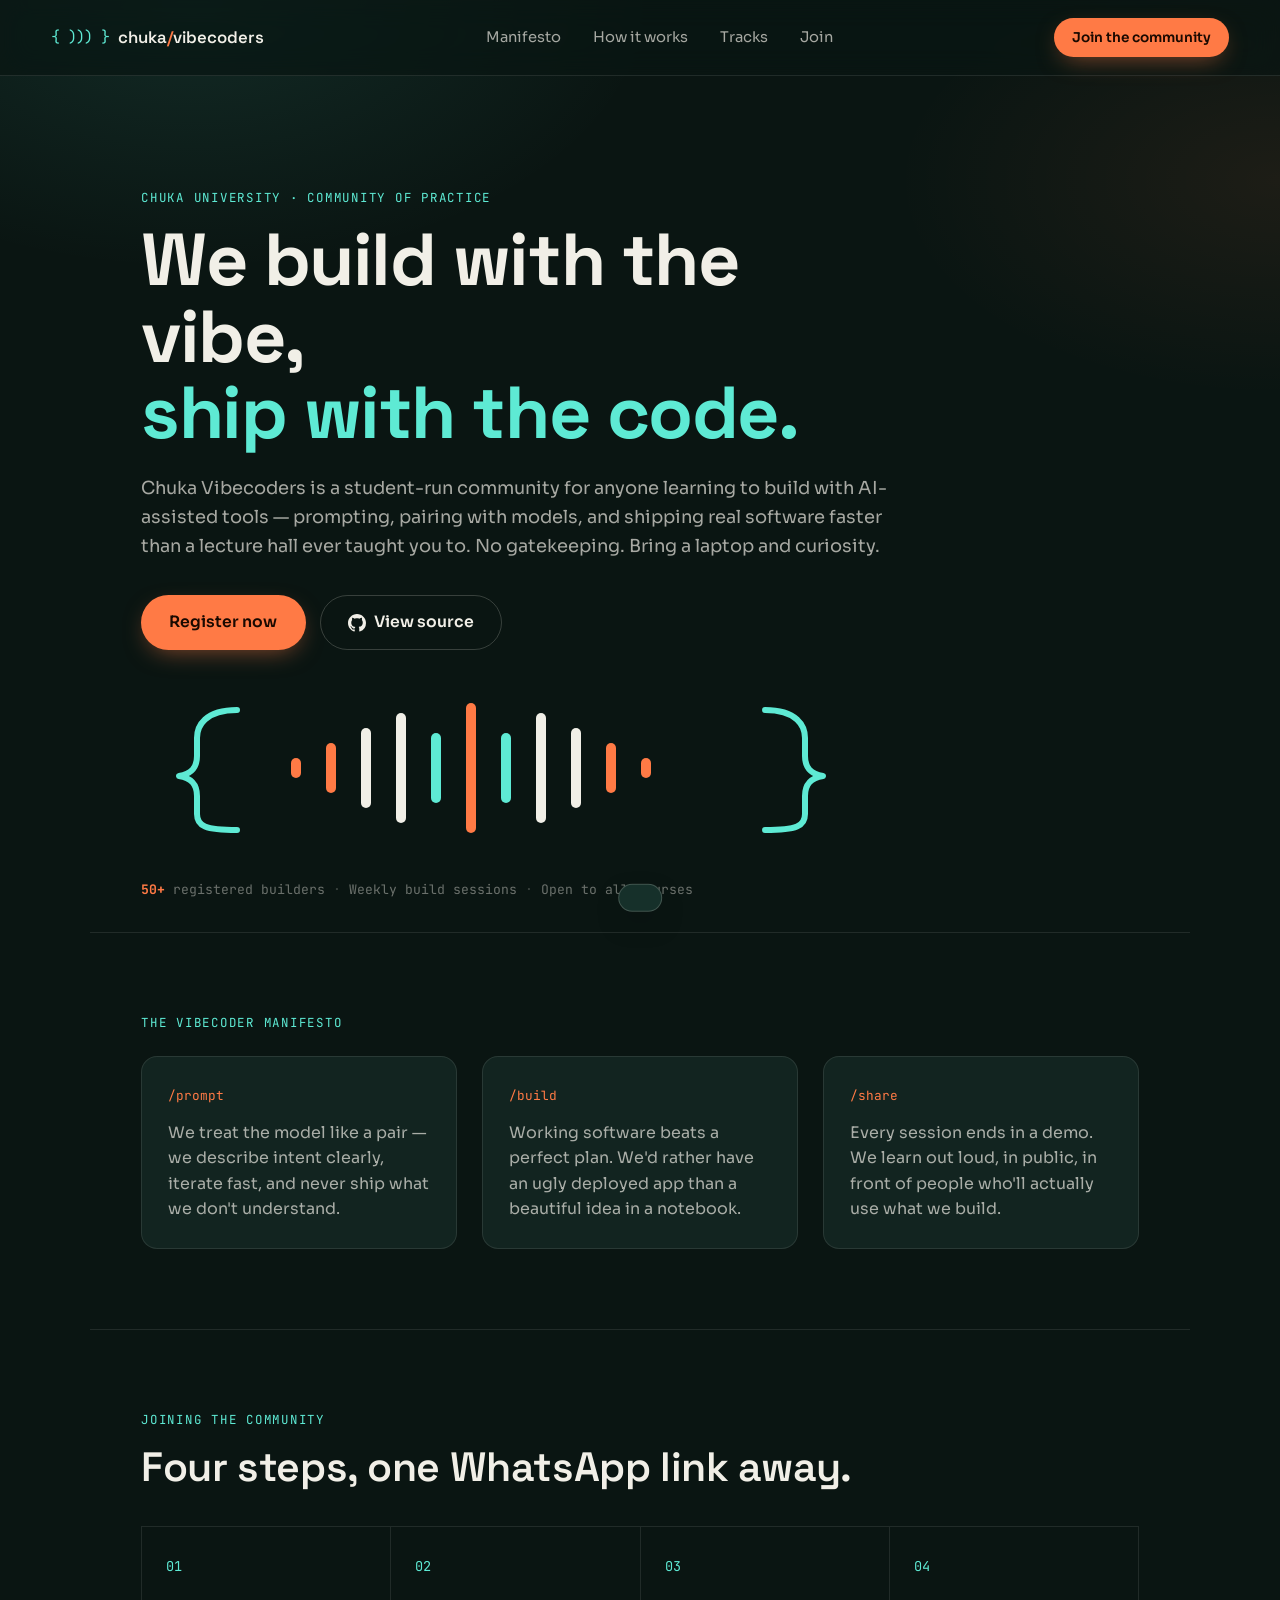
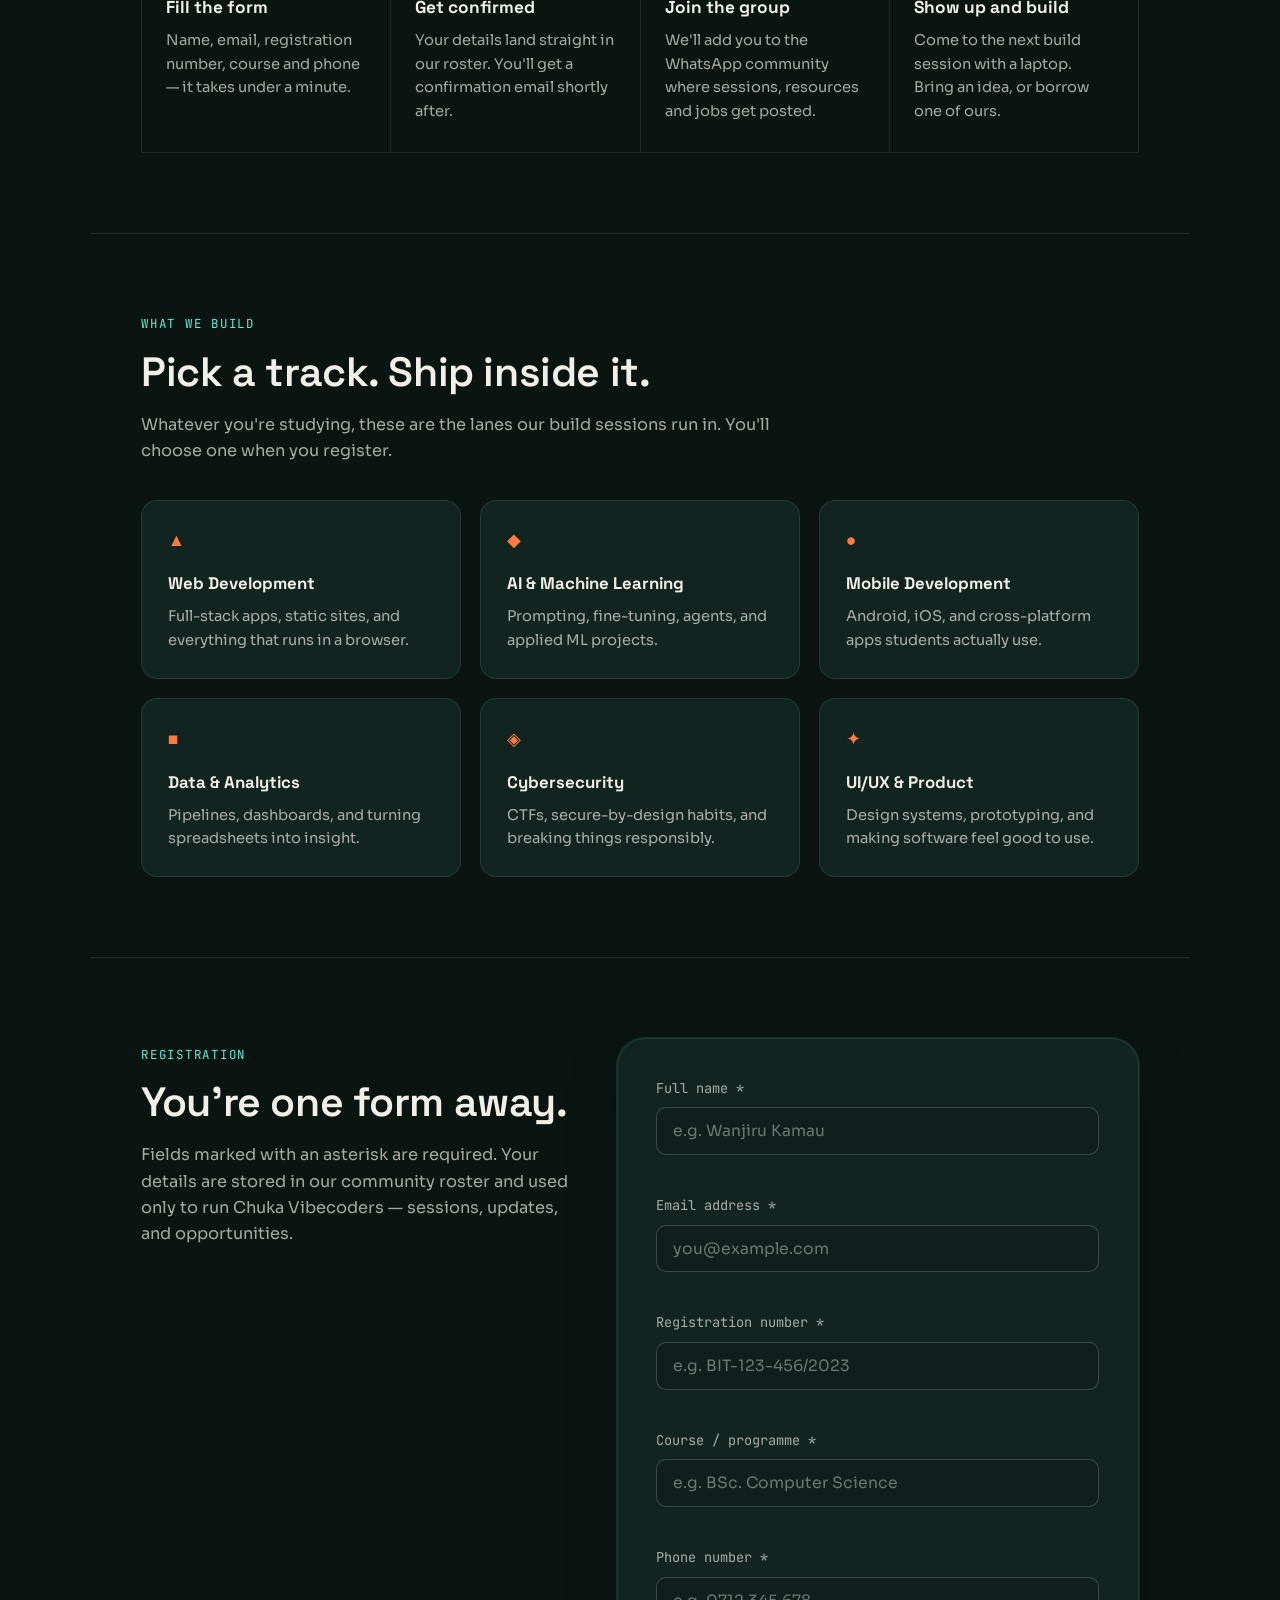
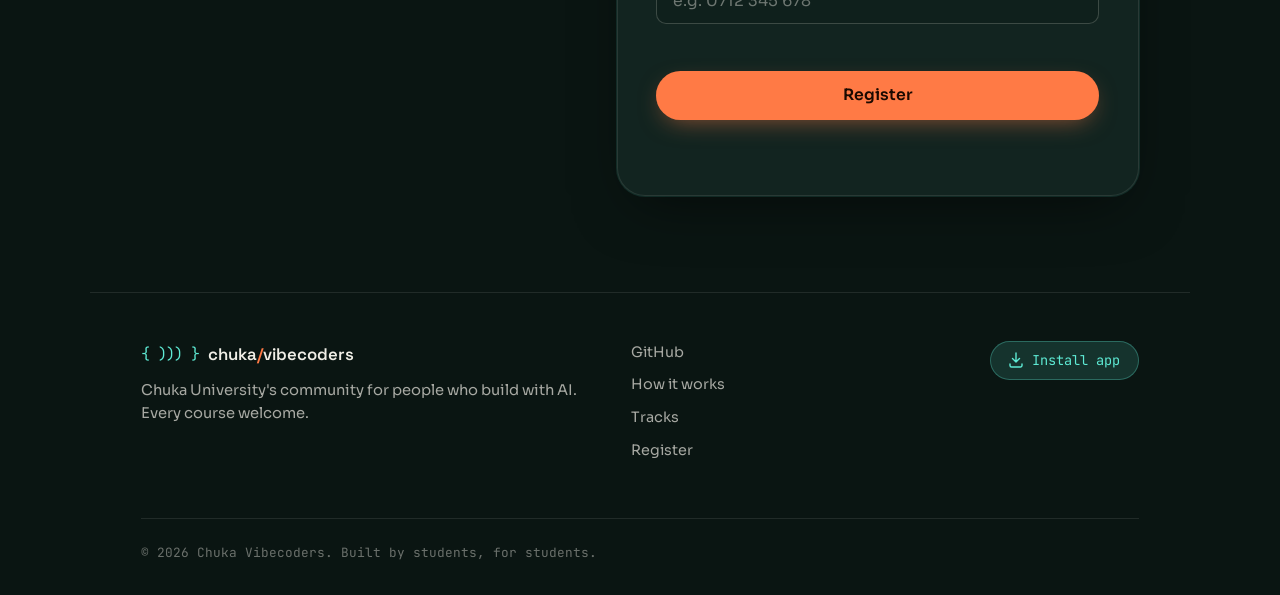
<file: index.html>
<!doctype html>
<html lang="en">
<head>
<meta charset="UTF-8" />
<meta name="viewport" content="width=device-width, initial-scale=1, viewport-fit=cover" />
<title>Chuka Vibecoders — build with the vibe, ship with the code</title>
<meta name="description" content="Chuka Vibecoders is Chuka University's community for AI-assisted builders. Join sessions, ship projects, and learn to code with the vibe." />
<meta name="theme-color" content="#0A1512" />

<link rel="manifest" href="manifest.json" />
<link rel="icon" href="icons/favicon-32.png" sizes="32x32" type="image/png" />
<link rel="icon" href="icons/favicon-16.png" sizes="16x16" type="image/png" />
<link rel="apple-touch-icon" href="icons/apple-touch-icon.png" />

<link rel="preconnect" href="https://fonts.googleapis.com" />
<link rel="preconnect" href="https://fonts.gstatic.com" crossorigin />
<link href="https://fonts.googleapis.com/css2?family=Space+Grotesk:wght@400;500;600;700&family=Sora:wght@400;500;600&family=JetBrains+Mono:wght@400;500;600&display=swap" rel="stylesheet" />

<link rel="stylesheet" href="styles.css" />
</head>
<body>

<!-- ===== background wash ===== -->
<div class="bg-wash" aria-hidden="true"></div>

<!-- ===== nav ===== -->
<header class="nav" id="nav">
  <a href="#top" class="brand">
    <span class="brand-mark" aria-hidden="true">{&nbsp;)))&nbsp;}</span>
    <span class="brand-text">chuka<span class="accent">/</span>vibecoders</span>
  </a>
  <nav class="nav-links">
    <a href="#manifesto">Manifesto</a>
    <a href="#how">How it works</a>
    <a href="#tracks">Tracks</a>
    <a href="#join">Join</a>
  </nav>
  <a href="#join" class="btn btn-small btn-primary nav-cta">Join the community</a>
</header>

<main id="top">

  <!-- ===== hero ===== -->
  <section class="hero">
    <p class="eyebrow">Chuka University &middot; community of practice</p>
    <h1 class="hero-title">
      We build with the vibe,<br />
      <span class="ink">ship with the code.</span>
    </h1>
    <p class="hero-sub">
      Chuka Vibecoders is a student-run community for anyone learning to build with AI-assisted
      tools &mdash; prompting, pairing with models, and shipping real software faster than a
      lecture hall ever taught you to. No gatekeeping. Bring a laptop and curiosity.
    </p>

    <div class="hero-actions">
      <a href="#join" class="btn btn-primary btn-large">Register now</a>
      <a href="https://github.com/" target="_blank" rel="noopener" class="btn btn-ghost btn-large" id="github-link">
        <svg width="18" height="18" viewBox="0 0 16 16" fill="currentColor" aria-hidden="true"><path d="M8 0C3.58 0 0 3.58 0 8c0 3.54 2.29 6.53 5.47 7.59.4.07.55-.17.55-.38 0-.19-.01-.82-.01-1.49-2.01.37-2.53-.49-2.69-.94-.09-.23-.48-.94-.82-1.13-.28-.15-.68-.52-.01-.53.63-.01 1.08.58 1.23.82.72 1.21 1.87.87 2.33.66.07-.52.28-.87.51-1.07-1.78-.2-3.64-.89-3.64-3.95 0-.87.31-1.59.82-2.15-.08-.2-.36-1.02.08-2.12 0 0 .67-.21 2.2.82.64-.18 1.32-.27 2-.27.68 0 1.36.09 2 .27 1.53-1.04 2.2-.82 2.2-.82.44 1.1.16 1.92.08 2.12.51.56.82 1.27.82 2.15 0 3.07-1.87 3.75-3.65 3.95.29.25.54.73.54 1.48 0 1.07-.01 1.93-.01 2.2 0 .21.15.46.55.38A8.01 8.01 0 0 0 16 8c0-4.42-3.58-8-8-8Z"/></svg>
        View source
      </a>
    </div>

    <div class="hero-signature" id="signature" aria-hidden="true">
      <svg viewBox="0 0 720 140" xmlns="http://www.w3.org/2000/svg" role="presentation">
        <path class="sig-bracket" d="M96 12 C64 12 56 28 56 40 L56 58 C56 70 50 76 38 78 C50 80 56 86 56 98 L56 116 C56 128 64 132 96 132" fill="none" stroke="var(--teal)" stroke-width="6" stroke-linecap="round" stroke-linejoin="round"/>
        <path class="sig-bracket" d="M624 12 C656 12 664 28 664 40 L664 58 C664 70 670 76 682 78 C670 80 664 86 664 98 L664 116 C664 128 656 132 624 132" fill="none" stroke="var(--teal)" stroke-width="6" stroke-linecap="round" stroke-linejoin="round"/>
        <g class="sig-bars">
          <rect x="150" y="60" width="10" height="20" rx="5" fill="var(--orange)" style="--d:0"/>
          <rect x="185" y="45" width="10" height="50" rx="5" fill="var(--orange)" style="--d:1"/>
          <rect x="220" y="30" width="10" height="80" rx="5" fill="var(--cream)" style="--d:2"/>
          <rect x="255" y="15" width="10" height="110" rx="5" fill="var(--cream)" style="--d:3"/>
          <rect x="290" y="35" width="10" height="70" rx="5" fill="var(--teal)" style="--d:4"/>
          <rect x="325" y="5"  width="10" height="130" rx="5" fill="var(--orange)" style="--d:5"/>
          <rect x="360" y="35" width="10" height="70" rx="5" fill="var(--teal)" style="--d:6"/>
          <rect x="395" y="15" width="10" height="110" rx="5" fill="var(--cream)" style="--d:7"/>
          <rect x="430" y="30" width="10" height="80" rx="5" fill="var(--cream)" style="--d:8"/>
          <rect x="465" y="45" width="10" height="50" rx="5" fill="var(--orange)" style="--d:9"/>
          <rect x="500" y="60" width="10" height="20" rx="5" fill="var(--orange)" style="--d:10"/>
        </g>
      </svg>
    </div>

    <div class="hero-meta">
      <span><strong id="stat-members">—</strong> registered builders</span>
      <span class="dot">&middot;</span>
      <span>Weekly build sessions</span>
      <span class="dot">&middot;</span>
      <span>Open to all courses</span>
    </div>
  </section>

  <!-- ===== manifesto ===== -->
  <section class="manifesto" id="manifesto">
    <p class="eyebrow">the vibecoder manifesto</p>
    <div class="manifesto-grid">
      <div class="manifesto-line">
        <span class="manifesto-tag">/prompt</span>
        <p>We treat the model like a pair &mdash; we describe intent clearly, iterate fast, and never ship what we don't understand.</p>
      </div>
      <div class="manifesto-line">
        <span class="manifesto-tag">/build</span>
        <p>Working software beats a perfect plan. We'd rather have an ugly deployed app than a beautiful idea in a notebook.</p>
      </div>
      <div class="manifesto-line">
        <span class="manifesto-tag">/share</span>
        <p>Every session ends in a demo. We learn out loud, in public, in front of people who'll actually use what we build.</p>
      </div>
    </div>
  </section>

  <!-- ===== how it works ===== -->
  <section class="how" id="how">
    <p class="eyebrow">joining the community</p>
    <h2 class="section-title">Four steps, one WhatsApp link away.</h2>

    <ol class="steps">
      <li class="step">
        <span class="step-index">01</span>
        <h3>Fill the form</h3>
        <p>Name, email, registration number, course and phone &mdash; it takes under a minute.</p>
      </li>
      <li class="step">
        <span class="step-index">02</span>
        <h3>Get confirmed</h3>
        <p>Your details land straight in our roster. You'll get a confirmation email shortly after.</p>
      </li>
      <li class="step">
        <span class="step-index">03</span>
        <h3>Join the group</h3>
        <p>We'll add you to the WhatsApp community where sessions, resources and jobs get posted.</p>
      </li>
      <li class="step">
        <span class="step-index">04</span>
        <h3>Show up and build</h3>
        <p>Come to the next build session with a laptop. Bring an idea, or borrow one of ours.</p>
      </li>
    </ol>
  </section>

  <!-- ===== tracks ===== -->
  <section class="tracks" id="tracks">
    <p class="eyebrow">what we build</p>
    <h2 class="section-title">Pick a track. Ship inside it.</h2>
    <p class="section-sub">Whatever you're studying, these are the lanes our build sessions run in. You'll choose one when you register.</p>

    <div class="track-grid">
      <div class="track-card">
        <span class="track-icon">▲</span>
        <h3>Web Development</h3>
        <p>Full-stack apps, static sites, and everything that runs in a browser.</p>
      </div>
      <div class="track-card">
        <span class="track-icon">◆</span>
        <h3>AI &amp; Machine Learning</h3>
        <p>Prompting, fine-tuning, agents, and applied ML projects.</p>
      </div>
      <div class="track-card">
        <span class="track-icon">●</span>
        <h3>Mobile Development</h3>
        <p>Android, iOS, and cross-platform apps students actually use.</p>
      </div>
      <div class="track-card">
        <span class="track-icon">■</span>
        <h3>Data &amp; Analytics</h3>
        <p>Pipelines, dashboards, and turning spreadsheets into insight.</p>
      </div>
      <div class="track-card">
        <span class="track-icon">◈</span>
        <h3>Cybersecurity</h3>
        <p>CTFs, secure-by-design habits, and breaking things responsibly.</p>
      </div>
      <div class="track-card">
        <span class="track-icon">✦</span>
        <h3>UI/UX &amp; Product</h3>
        <p>Design systems, prototyping, and making software feel good to use.</p>
      </div>
    </div>
  </section>

  <!-- ===== join / registration form ===== -->
  <section class="join" id="join">
    <div class="join-intro">
      <p class="eyebrow">registration</p>
      <h2 class="section-title">You're one form away.</h2>
      <p class="section-sub">
        Fields marked with an asterisk are required. Your details are stored in our community
        roster and used only to run Chuka Vibecoders &mdash; sessions, updates, and opportunities.
      </p>
    </div>

    <form id="reg-form" class="reg-form" novalidate>
      <div class="field">
        <label for="name">Full name *</label>
        <input type="text" id="name" name="name" autocomplete="name" required placeholder="e.g. Wanjiru Kamau" />
        <span class="field-error" data-error-for="name"></span>
      </div>

      <div class="field">
        <label for="email">Email address *</label>
        <input type="email" id="email" name="email" autocomplete="email" required placeholder="you@example.com" />
        <span class="field-error" data-error-for="email"></span>
      </div>

      <div class="field">
        <label for="regNumber">Registration number *</label>
        <input type="text" id="regNumber" name="regNumber" required placeholder="e.g. BIT-123-456/2023" />
        <span class="field-error" data-error-for="regNumber"></span>
      </div>

      <div class="field">
        <label for="course">Course / programme *</label>
        <input type="text" id="course" name="course" list="course-list" required placeholder="e.g. BSc. Computer Science" />
        <datalist id="course-list">
          <option value="BSc. Computer Science"></option>
          <option value="BSc. Information Technology"></option>
          <option value="BSc. Software Engineering"></option>
          <option value="BSc. Data Science"></option>
          <option value="BSc. Business Information Technology"></option>
          <option value="Diploma in Information Technology"></option>
        </datalist>
        <span class="field-error" data-error-for="course"></span>
      </div>

      <div class="field">
        <label for="phone">Phone number *</label>
        <input type="tel" id="phone" name="phone" autocomplete="tel" required placeholder="e.g. 0712 345 678" />
        <span class="field-error" data-error-for="phone"></span>
      </div>

      <button type="submit" class="btn btn-primary btn-large btn-submit" id="submit-btn">
        <span class="btn-label">Register</span>
        <span class="btn-spinner" aria-hidden="true"></span>
      </button>

      <p class="form-status" id="form-status" role="status" aria-live="polite"></p>
    </form>
  </section>

</main>

<!-- ===== footer ===== -->
<footer class="footer">
  <div class="footer-top">
    <div class="footer-brand">
      <span class="brand-mark" aria-hidden="true">{&nbsp;)))&nbsp;}</span>
      <span class="brand-text">chuka<span class="accent">/</span>vibecoders</span>
    </div>
    <p>Chuka University's community for people who build with AI. Every course welcome.</p>
  </div>

  <div class="footer-links">
    <a href="https://github.com/" target="_blank" rel="noopener">GitHub</a>
    <a href="#how">How it works</a>
    <a href="#tracks">Tracks</a>
    <a href="#join">Register</a>
  </div>

  <button class="install-btn" id="install-btn" hidden>
    <svg width="16" height="16" viewBox="0 0 16 16" fill="none" aria-hidden="true"><path d="M8 1v9m0 0 3.5-3.5M8 10 4.5 6.5M2 12v1.5A1.5 1.5 0 0 0 3.5 15h9a1.5 1.5 0 0 0 1.5-1.5V12" stroke="currentColor" stroke-width="1.4" stroke-linecap="round" stroke-linejoin="round"/></svg>
    Install app
  </button>

  <p class="footer-legal">&copy; <span id="year"></span> Chuka Vibecoders. Built by students, for students.</p>
</footer>

<div class="toast" id="toast" role="alert" aria-live="assertive"></div>

<script src="app.js"></script>
</body>
</html>
</file>
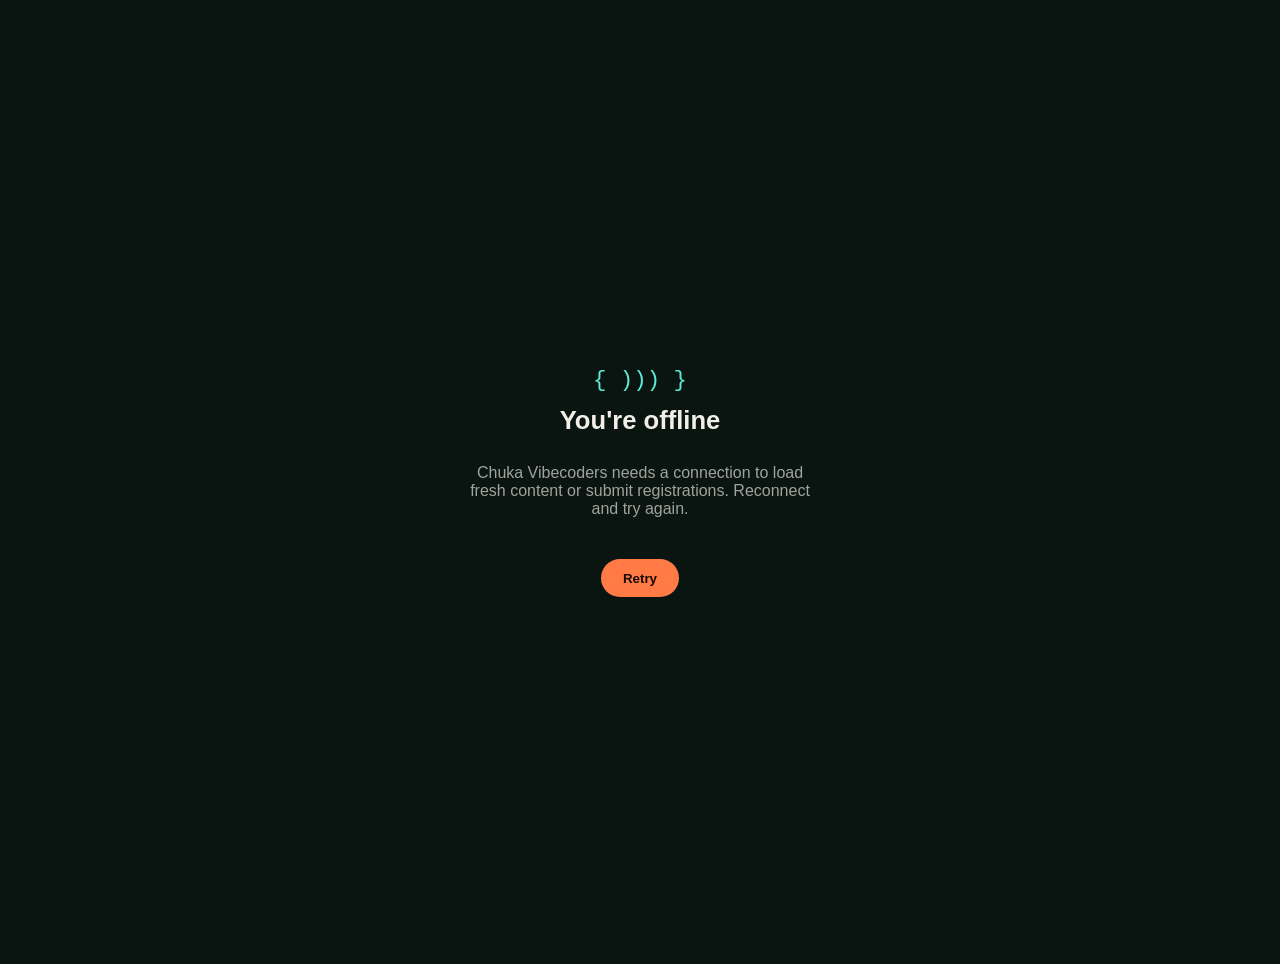
<file: offline.html>
<!doctype html>
<html lang="en">
<head>
<meta charset="UTF-8" />
<meta name="viewport" content="width=device-width, initial-scale=1" />
<title>Offline — Chuka Vibecoders</title>
<link rel="icon" href="icons/favicon-32.png" />
<style>
  body {
    margin: 0;
    min-height: 100vh;
    display: flex;
    flex-direction: column;
    align-items: center;
    justify-content: center;
    gap: 0.8rem;
    background: #0A1512;
    color: #F1EFE7;
    font-family: "Sora", sans-serif;
    text-align: center;
    padding: 2rem;
  }
  .mark { font-family: "JetBrains Mono", monospace; color: #5EEAD4; font-size: 1.4rem; }
  h1 { font-family: "Space Grotesk", sans-serif; font-size: 1.6rem; margin: 0; }
  p { color: rgba(241,239,231,0.65); max-width: 40ch; }
  button {
    margin-top: 0.8rem;
    background: #FF7A45;
    color: #1A0900;
    border: none;
    border-radius: 999px;
    padding: 0.7rem 1.4rem;
    font-weight: 600;
    cursor: pointer;
  }
</style>
</head>
<body>
  <span class="mark">{ ))) }</span>
  <h1>You're offline</h1>
  <p>Chuka Vibecoders needs a connection to load fresh content or submit registrations. Reconnect and try again.</p>
  <button onclick="location.reload()">Retry</button>
</body>
</html>
</file>
<file: styles.css>
/* ============================================================
   Chuka Vibecoders — design tokens
   Palette: deep bush black-green bg, mint-teal "circuit" accent,
   nandi-flame orange for action, warm cream text.
   Type: Space Grotesk (display) / Sora (body) / JetBrains Mono (data, labels)
   ============================================================ */
:root {
  --bg: #0A1512;
  --bg-soft: #0F201C;
  --panel: #122420;
  --panel-2: #16302A;
  --line: rgba(241, 239, 231, 0.10);
  --line-strong: rgba(241, 239, 231, 0.20);

  --cream: #F1EFE7;
  --cream-dim: rgba(241, 239, 231, 0.68);
  --cream-faint: rgba(241, 239, 231, 0.42);

  --teal: #5EEAD4;
  --teal-dim: rgba(94, 234, 212, 0.14);
  --orange: #FF7A45;
  --orange-dim: rgba(255, 122, 69, 0.16);

  --font-display: "Space Grotesk", "Sora", sans-serif;
  --font-body: "Sora", sans-serif;
  --font-mono: "JetBrains Mono", monospace;

  --radius-s: 10px;
  --radius-m: 16px;
  --radius-l: 28px;

  --shadow-glow: 0 0 0 1px rgba(94,234,212,0.12), 0 20px 60px -20px rgba(0,0,0,0.6);
  --ease: cubic-bezier(0.16, 1, 0.3, 1);
}

@media (prefers-reduced-motion: reduce) {
  *, *::before, *::after { animation-duration: 0.001ms !important; animation-iteration-count: 1 !important; transition-duration: 0.001ms !important; scroll-behavior: auto !important; }
}

* { box-sizing: border-box; }
html { scroll-behavior: smooth; }

body {
  margin: 0;
  background: var(--bg);
  color: var(--cream);
  font-family: var(--font-body);
  font-size: 16px;
  line-height: 1.6;
  -webkit-font-smoothing: antialiased;
  overflow-x: hidden;
}

::selection { background: var(--teal); color: #06110E; }

a { color: inherit; text-decoration: none; }

:focus-visible {
  outline: 2px solid var(--teal);
  outline-offset: 3px;
  border-radius: 4px;
}

img, svg { display: block; max-width: 100%; }

.bg-wash {
  position: fixed;
  inset: 0;
  z-index: -1;
  background:
    radial-gradient(60% 50% at 15% 0%, rgba(94,234,212,0.10), transparent 60%),
    radial-gradient(50% 40% at 100% 20%, rgba(255,122,69,0.08), transparent 60%),
    var(--bg);
  pointer-events: none;
}

.eyebrow {
  font-family: var(--font-mono);
  font-size: 0.78rem;
  letter-spacing: 0.14em;
  text-transform: uppercase;
  color: var(--teal);
  margin: 0 0 0.9rem;
}

.section-title {
  font-family: var(--font-display);
  font-weight: 600;
  font-size: clamp(1.8rem, 3.2vw, 2.6rem);
  line-height: 1.15;
  margin: 0 0 1rem;
  letter-spacing: -0.01em;
}

.section-sub {
  color: var(--cream-dim);
  max-width: 56ch;
  font-size: 1.02rem;
}

/* ============ nav ============ */
.nav {
  position: sticky;
  top: 0;
  z-index: 50;
  display: flex;
  align-items: center;
  justify-content: space-between;
  gap: 1rem;
  padding: 1.1rem clamp(1.25rem, 4vw, 3.5rem);
  background: rgba(10, 21, 18, 0.72);
  backdrop-filter: blur(14px) saturate(140%);
  border-bottom: 1px solid var(--line);
}

.brand { display: flex; align-items: center; gap: 0.6rem; }

.brand-mark {
  font-family: var(--font-mono);
  color: var(--teal);
  font-size: 0.95rem;
  letter-spacing: -0.05em;
}

.brand-text {
  font-family: var(--font-display);
  font-weight: 600;
  font-size: 1.05rem;
  color: var(--cream);
}
.brand-text .accent { color: var(--orange); }

.nav-links {
  display: flex;
  gap: 2rem;
  font-size: 0.92rem;
  color: var(--cream-dim);
}
.nav-links a:hover { color: var(--cream); }

.nav-cta { display: inline-flex; }

@media (max-width: 780px) {
  .nav-links { display: none; }
}

/* ============ buttons ============ */
.btn {
  display: inline-flex;
  align-items: center;
  justify-content: center;
  gap: 0.5rem;
  font-family: var(--font-body);
  font-weight: 600;
  font-size: 0.92rem;
  border-radius: 999px;
  padding: 0.65rem 1.3rem;
  border: 1px solid transparent;
  cursor: pointer;
  transition: transform 0.25s var(--ease), background 0.25s var(--ease), border-color 0.25s var(--ease), box-shadow 0.25s var(--ease);
  white-space: nowrap;
}
.btn:hover { transform: translateY(-1px); }
.btn:active { transform: translateY(0); }

.btn-primary {
  background: var(--orange);
  color: #1A0900;
  box-shadow: 0 8px 24px -8px rgba(255,122,69,0.55);
}
.btn-primary:hover { background: #ff8b60; }

.btn-ghost {
  background: transparent;
  color: var(--cream);
  border-color: var(--line-strong);
}
.btn-ghost:hover { border-color: var(--teal); color: var(--teal); }

.btn-large { padding: 0.85rem 1.7rem; font-size: 0.98rem; }
.btn-small { padding: 0.5rem 1.05rem; font-size: 0.85rem; }

/* ============ hero ============ */
.hero {
  padding: clamp(3.5rem, 9vw, 7rem) clamp(1.25rem, 4vw, 3.5rem) 2rem;
  max-width: 1100px;
  margin: 0 auto;
  text-align: left;
}

.hero-title {
  font-family: var(--font-display);
  font-weight: 700;
  font-size: clamp(2.4rem, 6.4vw, 4.6rem);
  line-height: 1.04;
  letter-spacing: -0.02em;
  margin: 0 0 1.4rem;
  max-width: 16ch;
}
.hero-title .ink { color: var(--teal); }

.hero-sub {
  max-width: 58ch;
  font-size: clamp(1rem, 1.4vw, 1.15rem);
  color: var(--cream-dim);
  margin: 0 0 2.2rem;
}

.hero-actions {
  display: flex;
  gap: 0.9rem;
  flex-wrap: wrap;
  margin-bottom: 3rem;
}
.hero-actions .btn svg { flex: none; }

.hero-signature {
  width: 100%;
  max-width: 720px;
  margin: 0 0 2.6rem;
}
.hero-signature svg { width: 100%; height: auto; }

.hero-signature svg { overflow: visible; }

.sig-bracket {
  stroke-dasharray: 220;
  stroke-dashoffset: 220;
  animation: sig-draw 1.1s var(--ease) forwards;
}

.sig-bars rect {
  transform-box: fill-box;
  transform-origin: center;
  animation: sig-pulse 2.6s ease-in-out calc(var(--d) * 0.09s + 0.4s) infinite;
}

@keyframes sig-draw {
  to { stroke-dashoffset: 0; }
}

@keyframes sig-pulse {
  0%, 100% { transform: scaleY(0.85); opacity: 0.85; }
  50% { transform: scaleY(1.08); opacity: 1; }
}

@media (prefers-reduced-motion: reduce) {
  .sig-bracket { stroke-dashoffset: 0; animation: none; }
  .sig-bars rect { animation: none; }
}

.hero-meta {
  display: flex;
  flex-wrap: wrap;
  gap: 0.5rem;
  font-family: var(--font-mono);
  font-size: 0.82rem;
  color: var(--cream-faint);
}
.hero-meta strong { color: var(--orange); }
.hero-meta .dot { opacity: 0.5; }

/* ============ manifesto ============ */
.manifesto {
  padding: clamp(3rem, 7vw, 5rem) clamp(1.25rem, 4vw, 3.5rem);
  max-width: 1100px;
  margin: 0 auto;
  border-top: 1px solid var(--line);
}

.manifesto-grid {
  display: grid;
  grid-template-columns: repeat(3, 1fr);
  gap: 1.6rem;
  margin-top: 1.4rem;
}

.manifesto-line {
  background: var(--panel);
  border: 1px solid var(--line);
  border-radius: var(--radius-m);
  padding: 1.6rem;
}

.manifesto-tag {
  display: inline-block;
  font-family: var(--font-mono);
  font-size: 0.8rem;
  color: var(--orange);
  margin-bottom: 0.8rem;
}

.manifesto-line p {
  margin: 0;
  font-size: 1rem;
  color: var(--cream-dim);
}

@media (max-width: 860px) {
  .manifesto-grid { grid-template-columns: 1fr; }
}

/* ============ how it works ============ */
.how {
  padding: clamp(3rem, 7vw, 5rem) clamp(1.25rem, 4vw, 3.5rem);
  max-width: 1100px;
  margin: 0 auto;
  border-top: 1px solid var(--line);
}

.steps {
  list-style: none;
  margin: 2.2rem 0 0;
  padding: 0;
  display: grid;
  grid-template-columns: repeat(4, 1fr);
  gap: 0;
  border-top: 1px solid var(--line);
  border-left: 1px solid var(--line);
}

.step {
  padding: 1.8rem 1.5rem;
  border-right: 1px solid var(--line);
  border-bottom: 1px solid var(--line);
  position: relative;
}

.step-index {
  display: block;
  font-family: var(--font-mono);
  font-size: 0.85rem;
  color: var(--teal);
  margin-bottom: 1rem;
}

.step h3 {
  font-family: var(--font-display);
  font-size: 1.08rem;
  margin: 0 0 0.5rem;
}

.step p {
  margin: 0;
  font-size: 0.92rem;
  color: var(--cream-dim);
}

@media (max-width: 860px) {
  .steps { grid-template-columns: 1fr 1fr; }
}
@media (max-width: 540px) {
  .steps { grid-template-columns: 1fr; }
}

/* ============ tracks ============ */
.tracks {
  padding: clamp(3rem, 7vw, 5rem) clamp(1.25rem, 4vw, 3.5rem);
  max-width: 1100px;
  margin: 0 auto;
  border-top: 1px solid var(--line);
}

.track-grid {
  margin-top: 2.2rem;
  display: grid;
  grid-template-columns: repeat(3, 1fr);
  gap: 1.2rem;
}

.track-card {
  background: var(--panel);
  border: 1px solid var(--line);
  border-radius: var(--radius-m);
  padding: 1.6rem;
  transition: border-color 0.25s var(--ease), transform 0.25s var(--ease);
}
.track-card:hover {
  border-color: var(--teal);
  transform: translateY(-3px);
}

.track-icon {
  display: inline-block;
  color: var(--orange);
  font-size: 1.1rem;
  margin-bottom: 1rem;
}

.track-card h3 {
  font-family: var(--font-display);
  font-size: 1.05rem;
  margin: 0 0 0.5rem;
}

.track-card p {
  margin: 0;
  font-size: 0.92rem;
  color: var(--cream-dim);
}

@media (max-width: 860px) {
  .track-grid { grid-template-columns: 1fr 1fr; }
}
@media (max-width: 540px) {
  .track-grid { grid-template-columns: 1fr; }
}

/* ============ join / form ============ */
.join {
  padding: clamp(3rem, 7vw, 5rem) clamp(1.25rem, 4vw, 3.5rem) clamp(4rem, 8vw, 6rem);
  max-width: 1100px;
  margin: 0 auto;
  border-top: 1px solid var(--line);
  display: grid;
  grid-template-columns: 0.9fr 1.1fr;
  gap: 3rem;
}

.join-intro { padding-top: 0.4rem; }

.reg-form {
  background: var(--panel);
  border: 1px solid var(--line);
  border-radius: var(--radius-l);
  padding: clamp(1.6rem, 3vw, 2.4rem);
  box-shadow: var(--shadow-glow);
  display: flex;
  flex-direction: column;
  gap: 1.2rem;
}

.field { display: flex; flex-direction: column; gap: 0.5rem; }

.field label {
  font-size: 0.85rem;
  font-family: var(--font-mono);
  color: var(--cream-dim);
}

.field input {
  background: var(--bg-soft);
  border: 1px solid var(--line-strong);
  border-radius: var(--radius-s);
  padding: 0.8rem 1rem;
  color: var(--cream);
  font-family: var(--font-body);
  font-size: 0.98rem;
  transition: border-color 0.2s var(--ease), box-shadow 0.2s var(--ease);
}

.field input::placeholder { color: var(--cream-faint); }

.field input:focus {
  border-color: var(--teal);
  box-shadow: 0 0 0 3px var(--teal-dim);
}

.field input:invalid:not(:placeholder-shown) {
  border-color: #E8604A;
}

.field-error {
  font-size: 0.8rem;
  color: #FF8A70;
  min-height: 1em;
}

.btn-submit {
  margin-top: 0.4rem;
  width: 100%;
  position: relative;
}

.btn-spinner {
  width: 16px;
  height: 16px;
  border-radius: 50%;
  border: 2px solid rgba(26,9,0,0.3);
  border-top-color: #1A0900;
  display: none;
  animation: spin 0.7s linear infinite;
}

.btn-submit.loading .btn-label { opacity: 0.6; }
.btn-submit.loading .btn-spinner { display: inline-block; }

@keyframes spin { to { transform: rotate(360deg); } }

.form-status {
  margin: 0;
  min-height: 1.2em;
  font-size: 0.9rem;
  font-family: var(--font-mono);
}
.form-status.success { color: var(--teal); }
.form-status.error { color: #FF8A70; }

@media (max-width: 860px) {
  .join { grid-template-columns: 1fr; }
}

/* ============ footer ============ */
.footer {
  border-top: 1px solid var(--line);
  padding: 3rem clamp(1.25rem, 4vw, 3.5rem) 2rem;
  display: grid;
  grid-template-columns: 1.4fr 1fr auto;
  align-items: start;
  gap: 2rem;
  max-width: 1100px;
  margin: 0 auto;
}

.footer-brand {
  display: flex;
  align-items: center;
  gap: 0.6rem;
  margin-bottom: 0.7rem;
}

.footer-top p {
  color: var(--cream-dim);
  font-size: 0.92rem;
  max-width: 40ch;
  margin: 0;
}

.footer-links {
  display: flex;
  flex-direction: column;
  gap: 0.6rem;
  font-size: 0.9rem;
  color: var(--cream-dim);
}
.footer-links a:hover { color: var(--teal); }

.install-btn {
  display: inline-flex;
  align-items: center;
  gap: 0.5rem;
  background: var(--teal-dim);
  color: var(--teal);
  border: 1px solid rgba(94,234,212,0.3);
  border-radius: 999px;
  padding: 0.6rem 1.1rem;
  font-size: 0.85rem;
  font-family: var(--font-mono);
  cursor: pointer;
  height: fit-content;
  transition: background 0.2s var(--ease);
}
.install-btn:hover { background: rgba(94,234,212,0.24); }

.footer-legal {
  grid-column: 1 / -1;
  margin: 1.5rem 0 0;
  padding-top: 1.5rem;
  border-top: 1px solid var(--line);
  font-size: 0.8rem;
  color: var(--cream-faint);
  font-family: var(--font-mono);
}

@media (max-width: 700px) {
  .footer { grid-template-columns: 1fr; }
}

/* ============ toast ============ */
.toast {
  position: fixed;
  left: 50%;
  bottom: 1.5rem;
  transform: translate(-50%, 130%);
  background: var(--panel-2);
  border: 1px solid var(--line-strong);
  color: var(--cream);
  padding: 0.8rem 1.3rem;
  border-radius: 999px;
  font-size: 0.88rem;
  font-family: var(--font-mono);
  box-shadow: 0 12px 30px -10px rgba(0,0,0,0.6);
  transition: transform 0.4s var(--ease);
  z-index: 100;
  max-width: min(90vw, 420px);
  text-align: center;
}
.toast.show { transform: translate(-50%, 0); }
</file>
